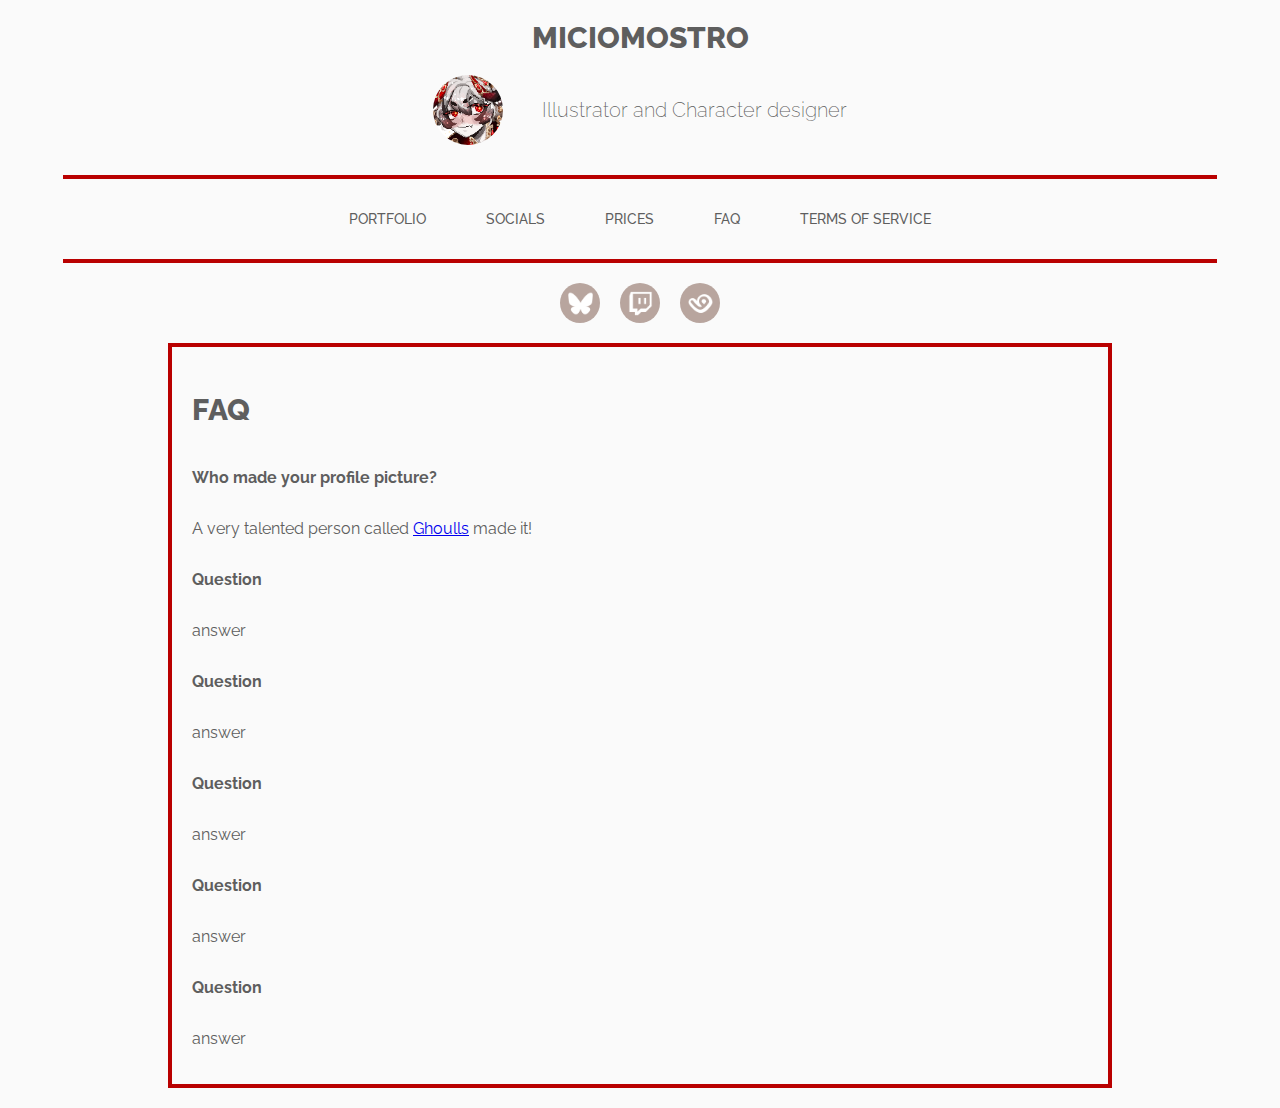
<file: faq.html>
<!DOCTYPE html>
<html lang="en">
<head>
    <meta charset="UTF-8">
    <meta name="viewport" content="width=device-width, initial-scale=1.0">
    <title>Document</title>
    <link rel="icon" href="./images/pfp.png">
    
    <link rel="stylesheet" href="styles.css">
    <script src="script.js" defer></script>
</head>
<body>
    <div class="headerContainer">
        <h1 class="header1">MICIOMOSTRO</h1>
        <div class="headerPFP">
            <img src="./images/pfp.png" alt="" class="pfp">
            <h2 class="header2">Illustrator and Character designer</h2>
        </div>
    </div>
    <div class="navBar">
        <div class="divider"></div>
        <div class="navBarBtns">
            <button class="navBtn" onclick="window.location.href='./portfolio.html';">PORTFOLIO</button>
            <button class="navBtn" onclick="window.location.href='./socials.html';">SOCIALS</button>
            <button class="navBtn" onclick="window.location.href='./prices.html';">PRICES</button>
            <button class="navBtn" onclick="window.location.href='./faq.html';">FAQ</button>
            <button class="navBtn" onclick="window.location.href='./tos.html';">TERMS OF SERVICE</button>
        </div>
        <div class="divider"></div>
        <div class="socialBtns">
            <div class="socialBtn" onclick="openLink('https://bsky.app/profile/miciomostro.bsky.social')">
                <img src="./images/bsky.png" alt="" class="socialImg">
            </div>
            <div class="socialBtn" onclick="openLink('https://www.twitch.tv/miciomostro')">
                <img src="./images/twitch.png" alt="" class="socialImg">
            </div>
            <div class="socialBtn" onclick="openLink('https://vgen.co/Miciomostro')">
                <img src="./images/vgen.png" alt="" class="socialImg">
            </div> 
        </div>
    </div>
    <div class="contentContainer">
        <div class="infoContainer">
        <h2 class="header1">FAQ</h2>
            <p><strong>Who made your profile picture?</strong></p>
            <p>A very talented person called <a href="https://bsky.app/profile/ghoullls.bsky.social">Ghoulls</a> made it!</p>
            <p><strong>Question</strong></p>
            <p>answer</p>
            <p><strong>Question</strong></p>
            <p>answer</p>
            <p><strong>Question</strong></p>
            <p>answer</p>
            <p><strong>Question</strong></p>
            <p>answer</p>
            <p><strong>Question</strong></p>
            <p>answer</p>
        </div>

    </div>
</body>
</html>
</file>
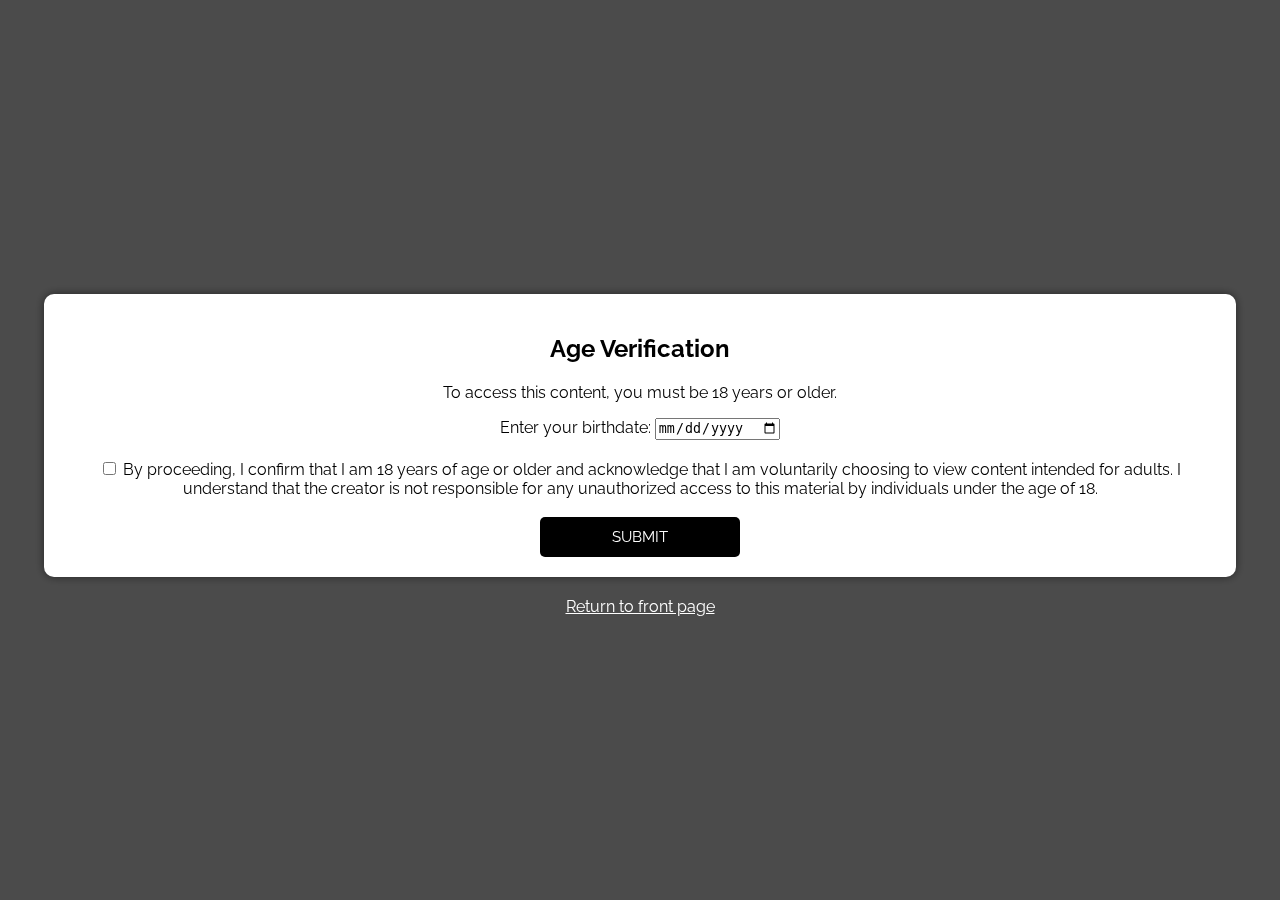
<file: nsfw.html>
<!DOCTYPE html>
<html lang="en">
<head>
    <meta charset="UTF-8">
    <meta name="viewport" content="width=device-width, initial-scale=1.0">
    <title>Document</title>
    <link rel="icon" href="./images/pfp.png">
    
    <link rel="stylesheet" href="styles.css">
    <script src="script.js" defer></script>
</head>
<body>
    <div id="age-verification-modal" class="modal">
        <div class="modal-content">
            <h2>Age Verification</h2>
            <p>To access this content, you must be 18 years or older.</p>
            <form id="age-verification-form">
                <label for="birthdate">Enter your birthdate:</label>
                <input type="date" id="birthdate" required>
                <br><br>
                <label for="terms">
                    <input type="checkbox" id="terms" required>
                    By proceeding, I confirm that I am 18 years of age or older and acknowledge that I am voluntarily choosing to view content intended for adults. I understand that the creator is not responsible for any unauthorized access to this material by individuals under the age of 18.                </label>
                <br><br>
                <button type="submit" class="submitBtn">SUBMIT</button>
            </form>
            <p id="error-message" style="color: red; display: none;">You must be 18 or older to access this content.</p>
        </div>
        <a href="index.html" class="returnHome">Return to front page</a>

    </div>
<div id="mainContent">
    <div class="headerContainer">
        <h1 class="header1">MICIOMOSTRO</h1>
        <div class="headerPFP">
            <img src="./images/pfp.png" alt="" class="pfp">
            <h2 class="header2">Illustrator and Character designer</h2>
        </div>
        <img src="./images/home.png" alt="homeButton" class="homeBtn" onclick="window.location.href='./index.html';">
    </div>
    <div class="navBar">
        <div class="divider"></div>
        <div class="navBarBtns">
            <button class="navBtn" onclick="window.location.href='./portfolio.html';"> BACK TO PORTFOLIO</button>
        </div>
        <div class="divider"></div>
        <div class="socialBtns">
            <div class="socialBtn" onclick="openLink('https://bsky.app/profile/miciomostro.bsky.social')">
                <img src="./images/bsky.png" alt="" class="socialImg">
            </div>
            <div class="socialBtn" onclick="openLink('https://www.twitch.tv/miciomostro')">
                <img src="./images/twitch.png" alt="" class="socialImg">
            </div>
            <div class="socialBtn" onclick="openLink('https://vgen.co/Miciomostro')">
                <img src="./images/vgen.png" alt="" class="socialImg">
            </div> 
        </div>
    </div>

    <div class="portfolioContainer">
        <div class="portfolio" id="sketches">
            <h1 class="header3">NSFW Sketches</h1>
                <div class="portfolioContent">
                    <img src="./images/portfolio/nsfw/sketch/Miri.jpg" alt="" class="portfolioImg">
                    <img src="./images/portfolio/nsfw/sketch/Opera_senza_titolo.jpg" alt="" class="portfolioImg">
                    <img src="./images/portfolio/nsfw/sketch/Spoopy.jpg" alt="" class="portfolioImg">

                </div>
            <h1 class="header3">NSFW Renders</h1>
                <div class="portfolioContent">
                    <img src="./images/portfolio/nsfw/fullcolor/a0a69dde_original.jpg" alt="" class="portfolioImg">
                    <img src="./images/portfolio/nsfw/fullcolor/aabacd05_original.jpg" alt="" class="portfolioImg">
                    <img src="./images/portfolio/nsfw/fullcolor/bafkreifdgvak3qysfvbbiiiiz62xvmcvvovha6di6wjo45gjqrbwjjwgwu.jpg" alt="" class="portfolioImg">
                    <img src="./images/portfolio/nsfw/fullcolor/bafkreifqgbrci4y2h5ylinpw3lulkujugvibmwvgsikmooit3nskltzlsy.jpg" alt="" class="portfolioImg">
                    <img src="./images/portfolio/nsfw/fullcolor/bf807f08_original.jpg" alt="" class="portfolioImg">
                    <img src="./images/portfolio/nsfw/fullcolor/GRoKKXUXkAAotlL.jpg" alt="" class="portfolioImg">
                    <img src="./images/portfolio/nsfw/fullcolor/Mikupsd_2.jpg" alt="" class="portfolioImg">
                    <img src="./images/portfolio/nsfw/fullcolor/Wrenmoo.jpg" alt="" class="portfolioImg">
                    <img src="./images/portfolio/nsfw/fullcolor/YCH01.jpg" alt="" class="portfolioImg">
                </div>
        </div>
    </div>
</div>
    
    
</body>
</html>
</file>
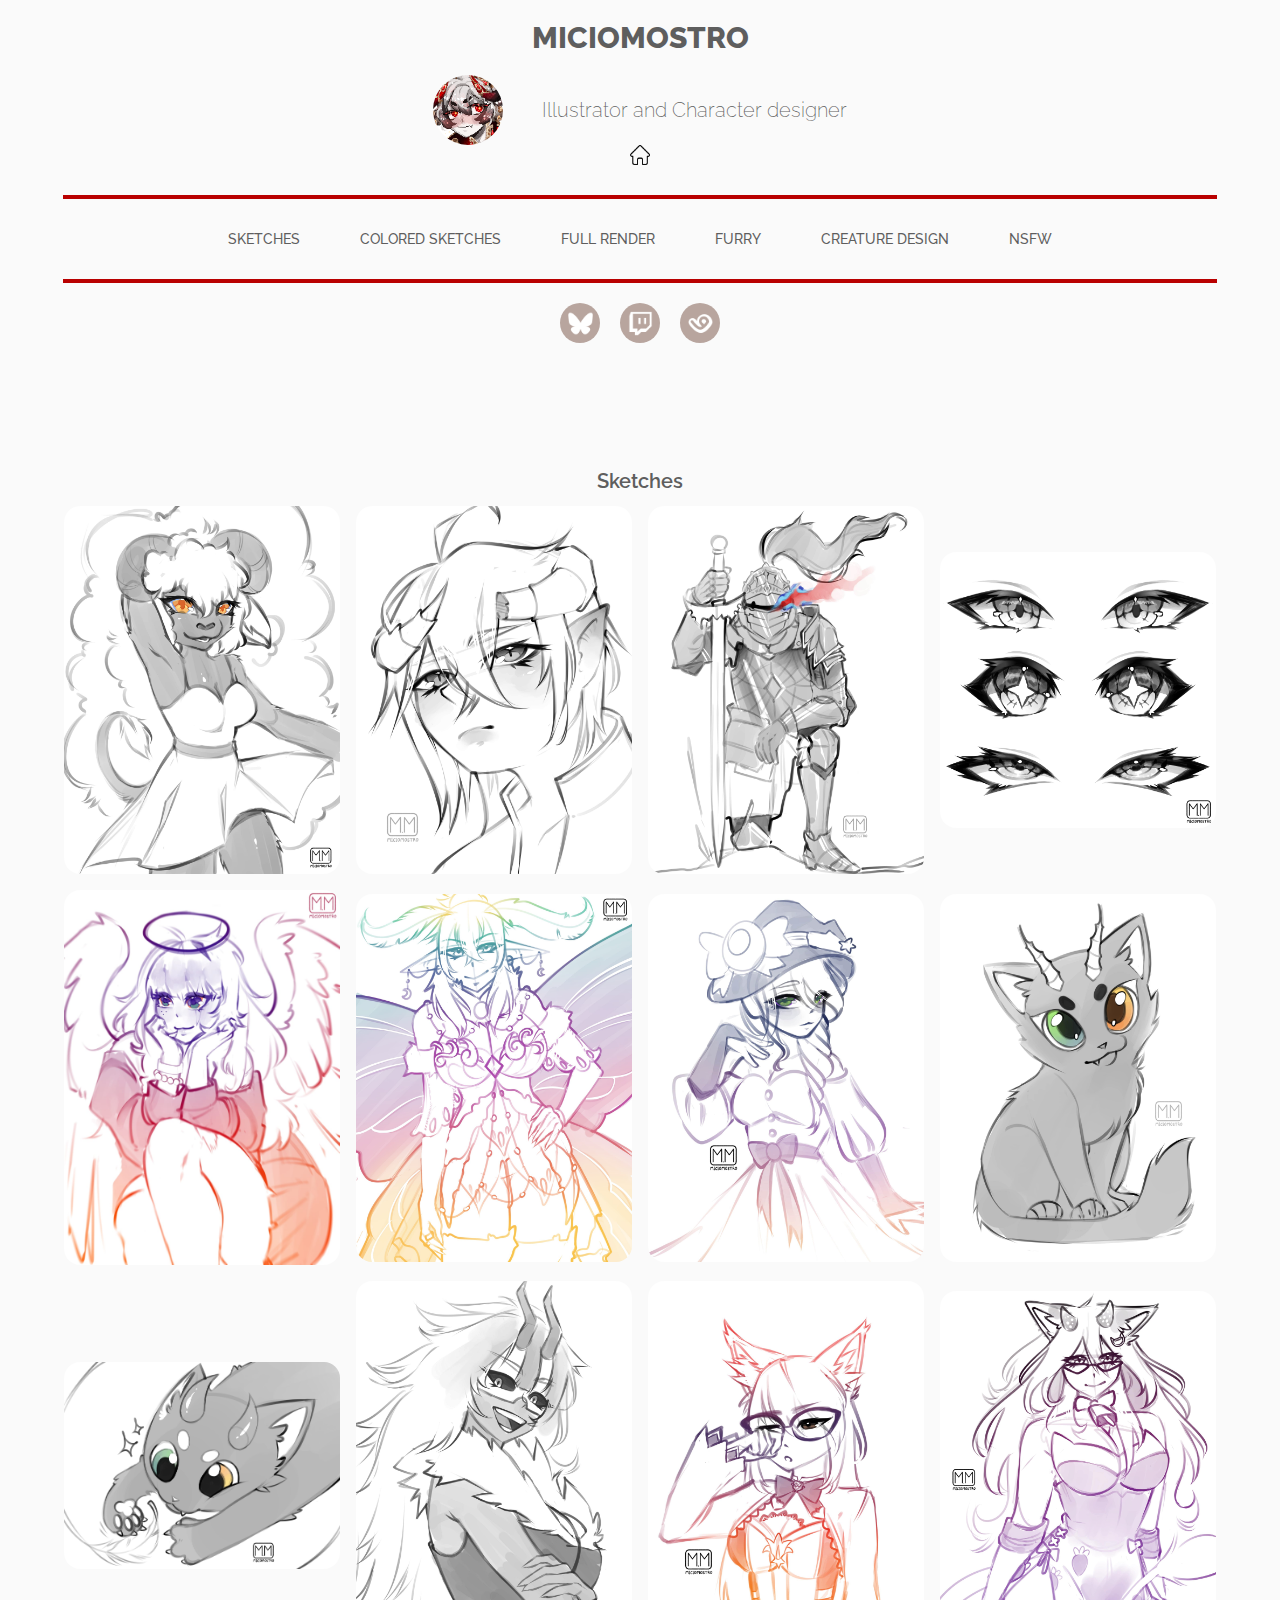
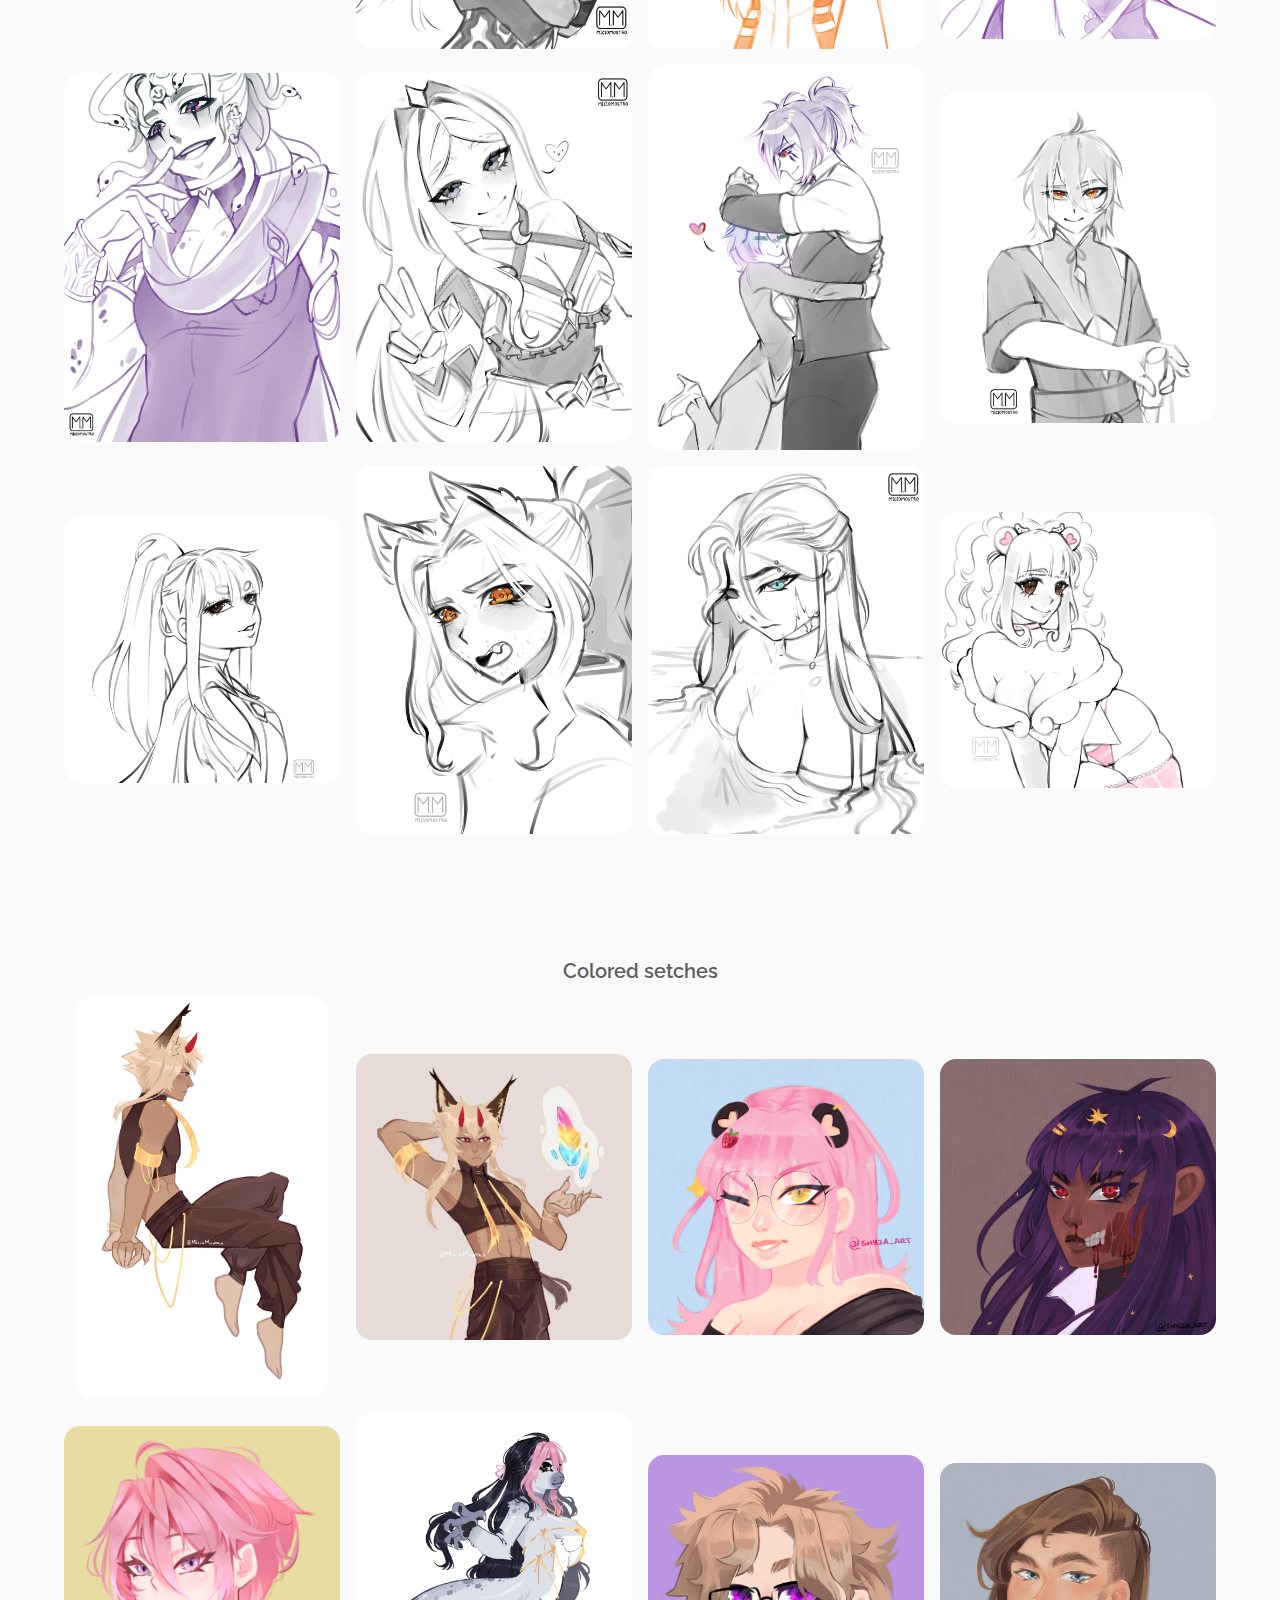
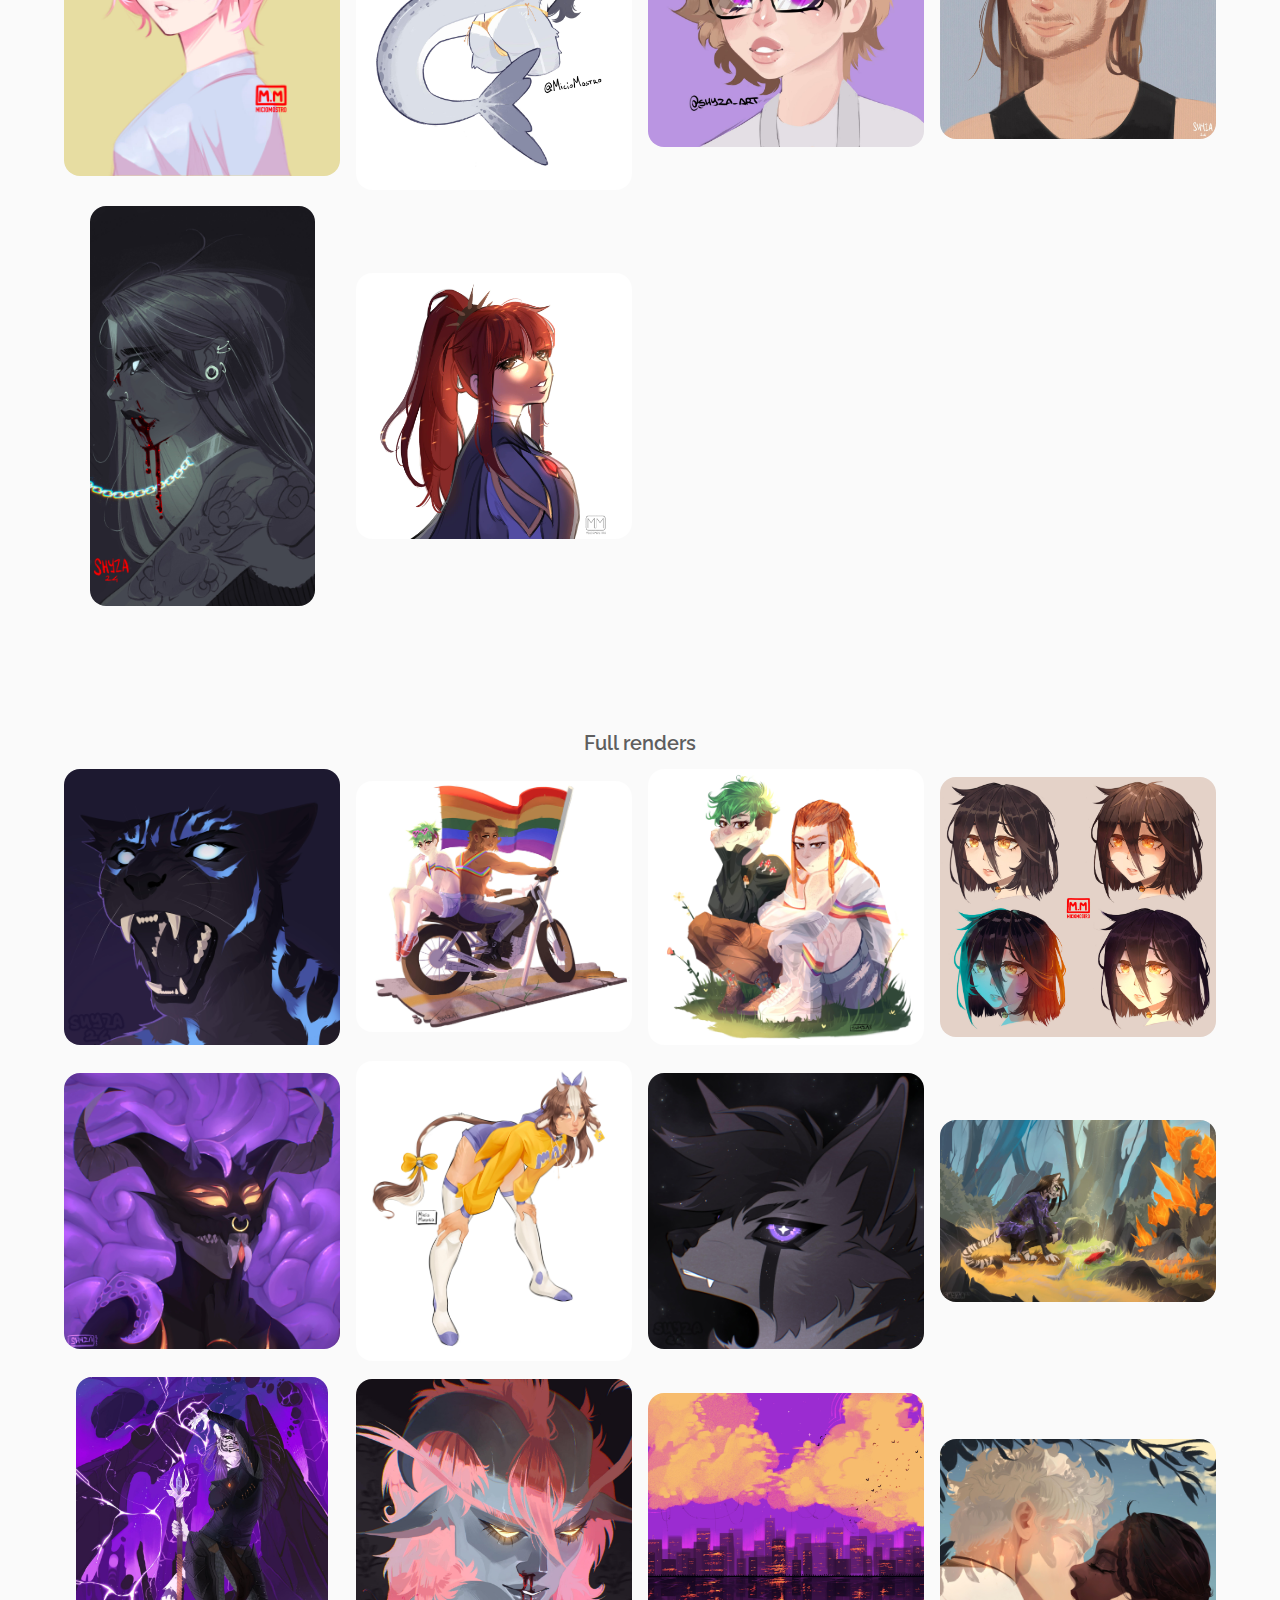
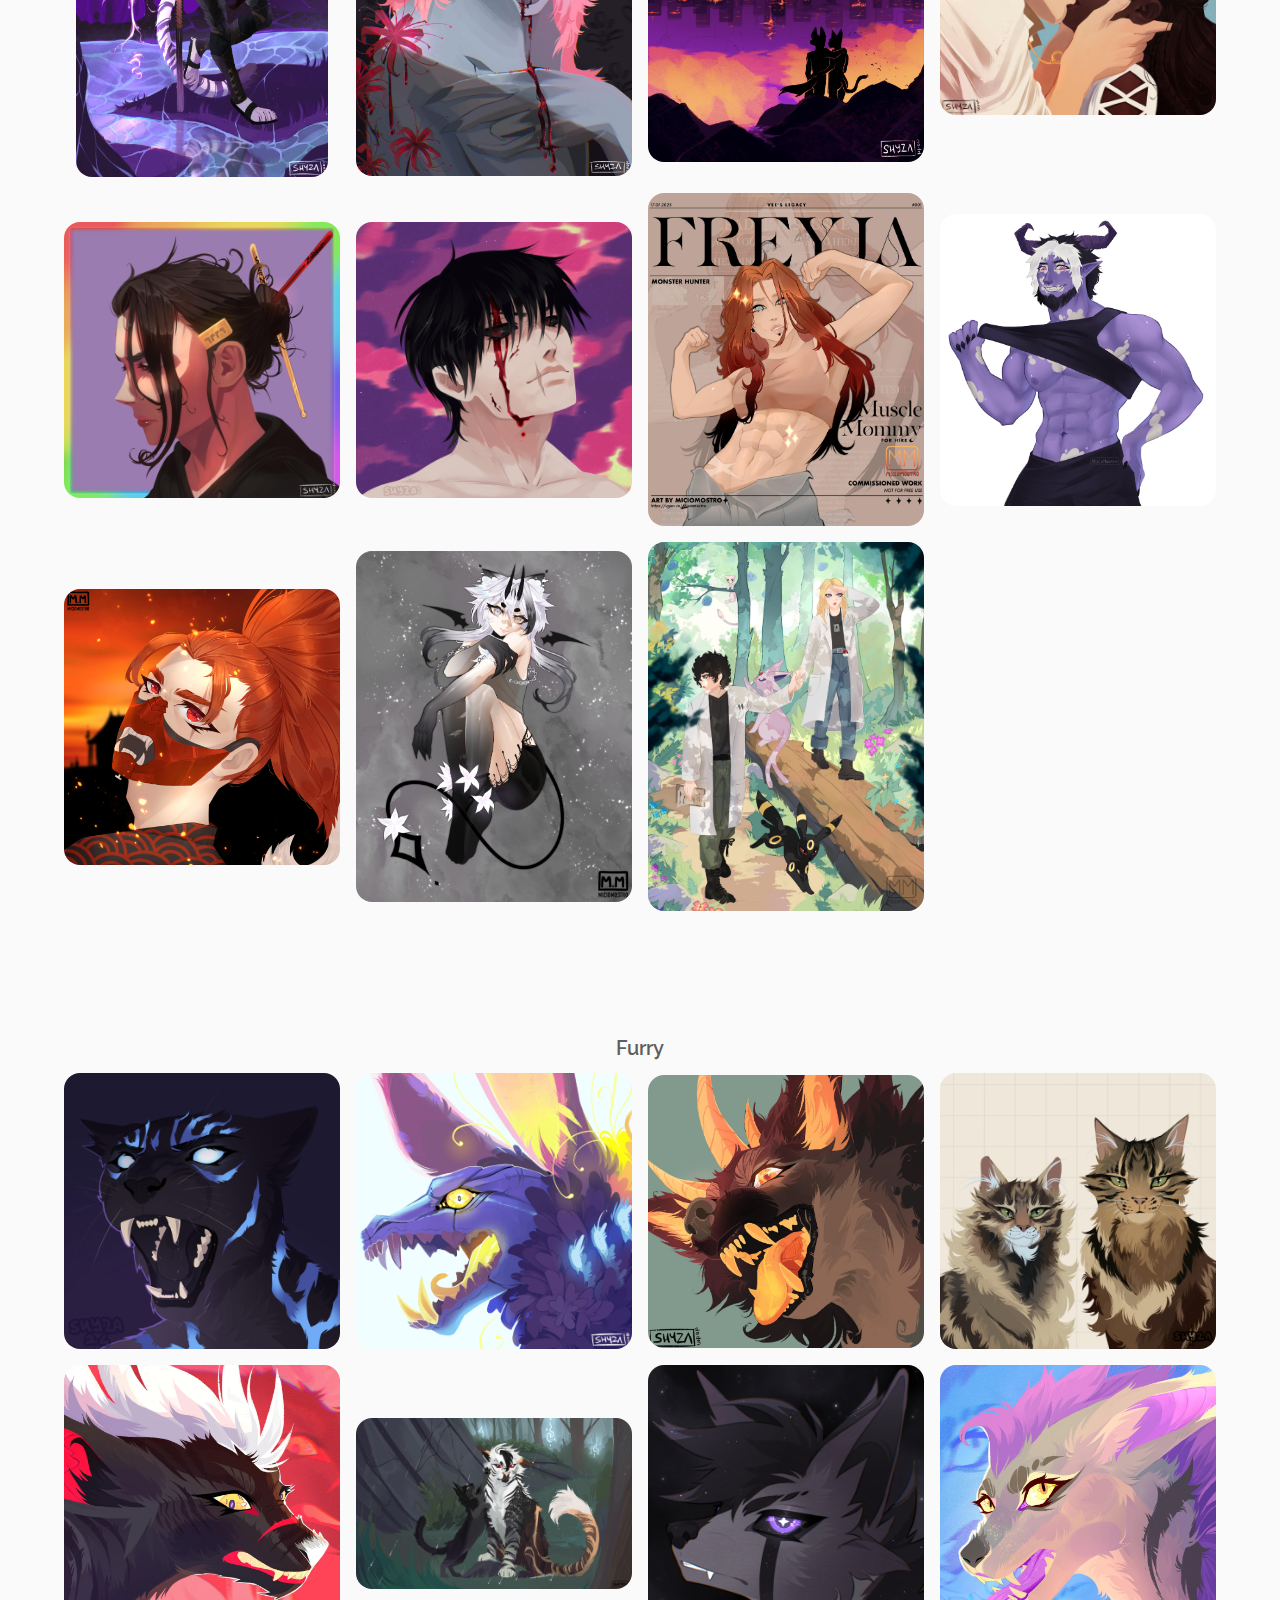
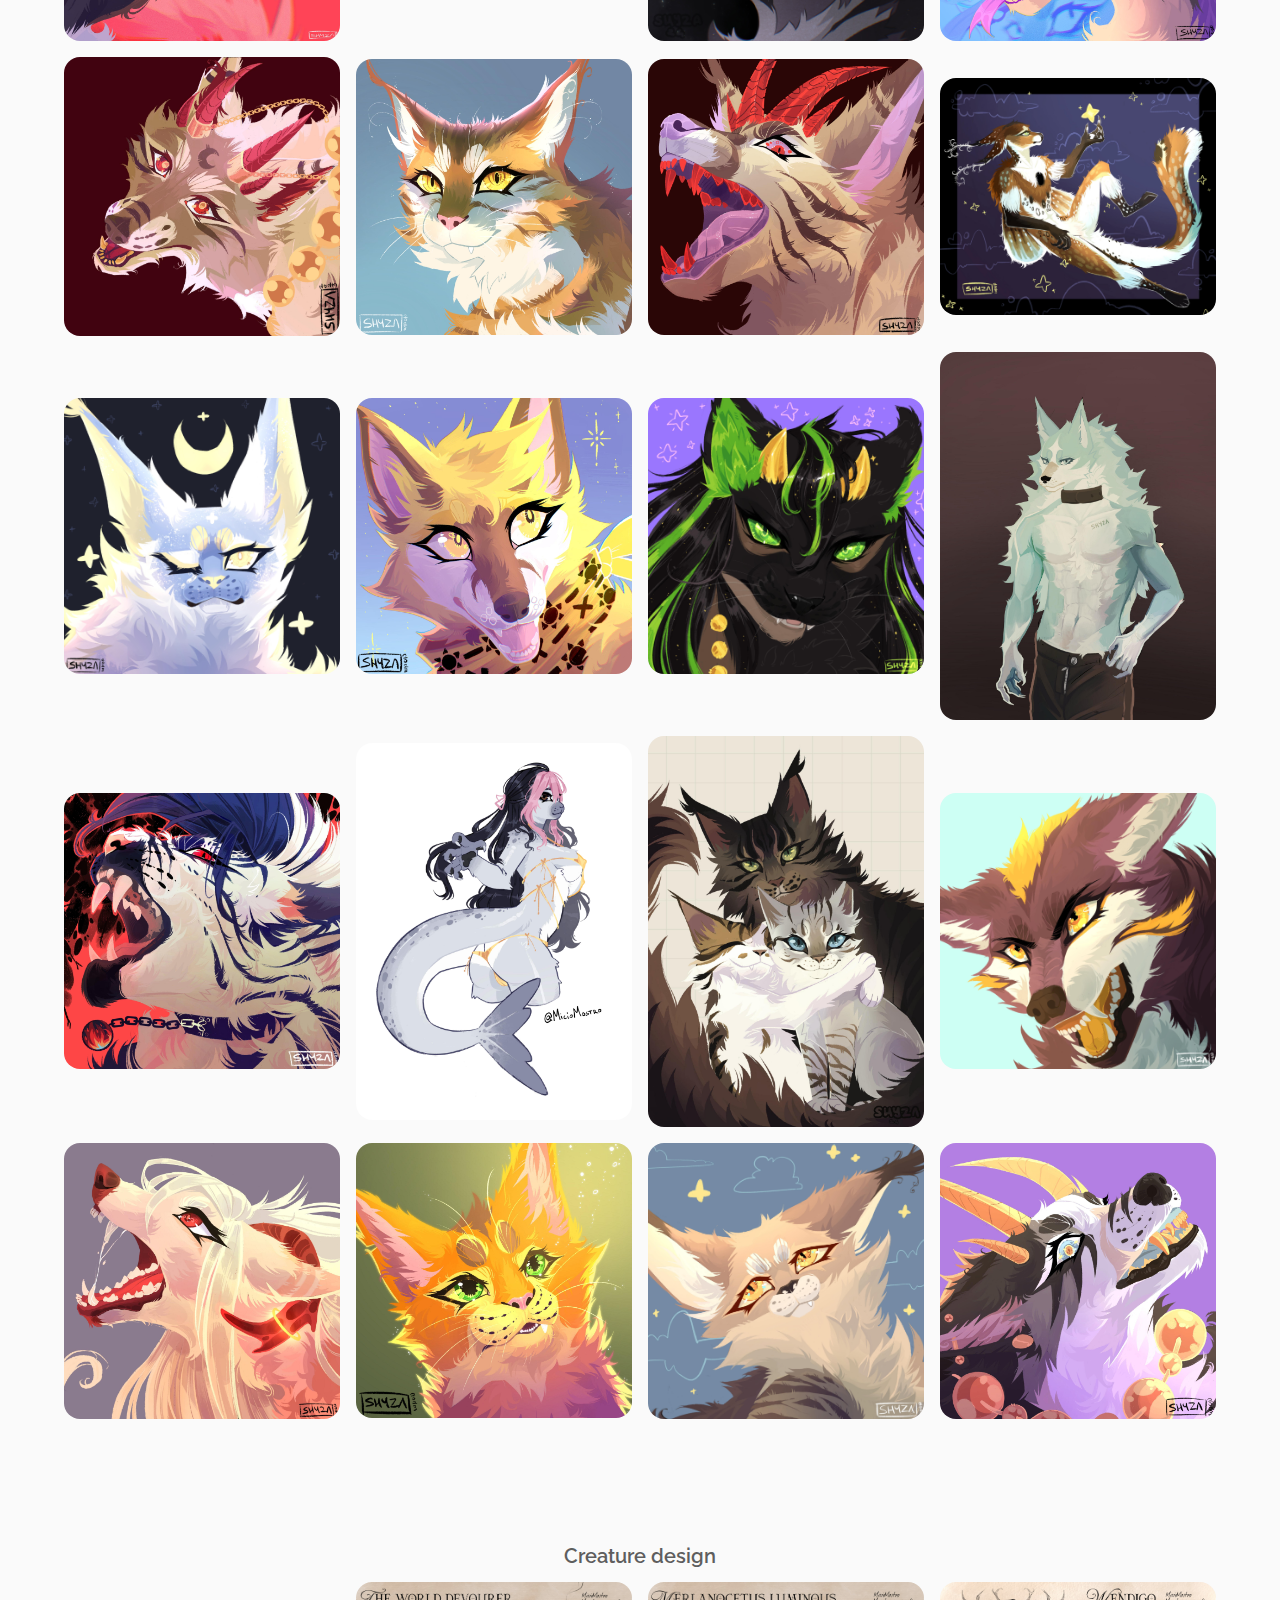
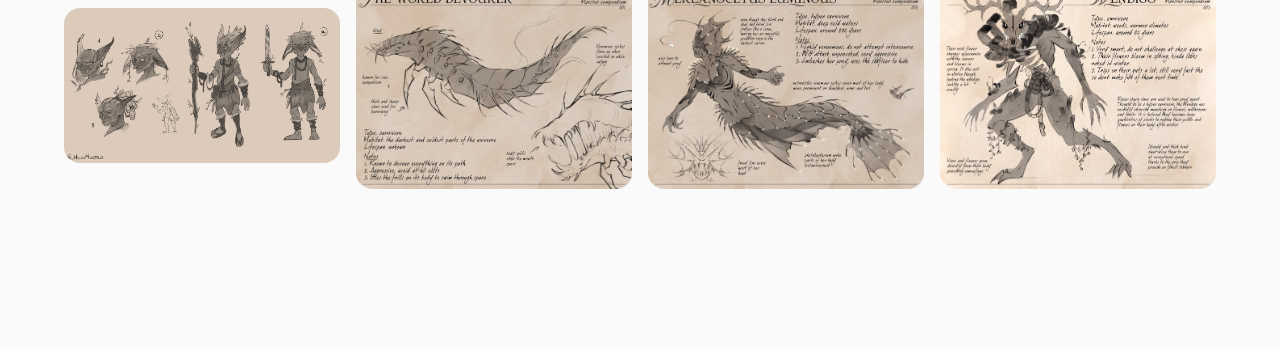
<file: portfolio.html>
<!DOCTYPE html>
<html lang="en">
<head>
    <meta charset="UTF-8">
    <meta name="viewport" content="width=device-width, initial-scale=1.0">
    <title>Document</title>
    <link rel="icon" href="./images/pfp.png">
    
    <link rel="stylesheet" href="styles.css">
    <script src="script.js" defer></script>
</head>
<body>
    <div class="headerContainer">
        <h1 class="header1">MICIOMOSTRO</h1>
        <div class="headerPFP">
            <img src="./images/pfp.png" alt="" class="pfp">
            <h2 class="header2">Illustrator and Character designer</h2>
        </div>
        <img src="./images/home.png" alt="homeButton" class="homeBtn" onclick="window.location.href='./index.html';">
    </div>
    <div class="navBar">
        <div class="divider"></div>
        <div class="navBarBtns">
            <button class="categoryBtn" onclick="navigateTo('sketches')">SKETCHES</button>
            <button class="categoryBtn" onclick="navigateTo('coloredSketches')"> COLORED SKETCHES</button>
            <button class="categoryBtn" onclick="navigateTo('fullRender')">FULL RENDER</button>
            <button class="categoryBtn" onclick="navigateTo('furry')">FURRY</button>
            <button class="categoryBtn" onclick="navigateTo('creatureDesign')">CREATURE DESIGN</button>
            <button class="categoryBtn" onclick="window.location.href='./nsfw.html';">NSFW</button>
        </div>
        <div class="divider"></div>
        <div class="socialBtns">
            <div class="socialBtn" onclick="openLink('https://bsky.app/profile/miciomostro.bsky.social')">
                <img src="./images/bsky.png" alt="" class="socialImg">
            </div>
            <div class="socialBtn" onclick="openLink('https://www.twitch.tv/miciomostro')">
                <img src="./images/twitch.png" alt="" class="socialImg">
            </div>
            <div class="socialBtn" onclick="openLink('https://vgen.co/Miciomostro')">
                <img src="./images/vgen.png" alt="" class="socialImg">
            </div> 
        </div>
    </div>

    <div class="portfolioContainer">
        <div class="portfolio" id="sketches">
            <h1 class="header3">Sketches</h1>
                <div class="portfolioContent">
                <img src="./images/portfolio/sketch/Alexamiha.jpg" alt="" class="portfolioImg">
                <img src="./images/portfolio/sketch/Arth 2.jpg" alt="" class="portfolioImg">
                <img src="./images/portfolio/sketch/Arth.jpg" alt="" class="portfolioImg">
                <img src="./images/portfolio/sketch/Eye study.jpg" alt="" class="portfolioImg">
                <img src="./images/portfolio/sketch/Floral.jpg" alt="" class="portfolioImg">
                <img src="./images/portfolio/sketch/Luna.jpg" alt="" class="portfolioImg">
                <img src="./images/portfolio/sketch/Mahoutsukai rin.jpg" alt="" class="portfolioImg">
                <img src="./images/portfolio/sketch/Melta sensei 2.jpg" alt="" class="portfolioImg">
                <img src="./images/portfolio/sketch/Melta sensei.jpg" alt="" class="portfolioImg">
                <img src="./images/portfolio/sketch/Mina 2.jpg" alt="" class="portfolioImg">
                <img src="./images/portfolio/sketch/Nekodiva.jpg" alt="" class="portfolioImg">
                <img src="./images/portfolio/sketch/Penny.jpg" alt="" class="portfolioImg">
                <img src="./images/portfolio/sketch/Shiokishi.jpg" alt="" class="portfolioImg">
                <img src="./images/portfolio/sketch/Silver.jpg" alt="" class="portfolioImg">
                <img src="./images/portfolio/sketch/Solbane 2.jpg" alt="" class="portfolioImg">
                <img src="./images/portfolio/sketch/Solbane.jpg" alt="" class="portfolioImg">
                <img src="./images/portfolio/sketch/Starch_theodorabnw.jpg" alt="" class="portfolioImg">
                <img src="./images/portfolio/sketch/Sulsas.jpg" alt="" class="portfolioImg">
                <img src="./images/portfolio/sketch/Vee.jpg" alt="" class="portfolioImg">
                <img src="./images/portfolio/sketch/Zali.jpg" alt="" class="portfolioImg">
                </div>
            </div>
        <div class="portfolio" id="coloredSketches">
            <h1 class="header3">Colored setches</h1>
                <div class="portfolioContent">
                <img src="./images/portfolio/sketchcolor/0936d0fc_original.jpg" alt="" class="portfolioImg">
                <img src="./images/portfolio/sketchcolor/1f8f0bf6_original.jpg" alt="" class="portfolioImg">
                <img src="./images/portfolio/sketchcolor/41ee4ea5_original.jpg" alt="" class="portfolioImg">
                <img src="./images/portfolio/sketchcolor/4246c23b_original.jpg" alt="" class="portfolioImg">
                <img src="./images/portfolio/sketchcolor/4309e39a_original.jpg" alt="" class="portfolioImg">
                <img src="./images/portfolio/sketchcolor/a715100a_original.jpg" alt="" class="portfolioImg">
                <img src="./images/portfolio/sketchcolor/c47439a2_original.jpg" alt="" class="portfolioImg">
                <img src="./images/portfolio/sketchcolor/d05caa3b_original.jpg" alt="" class="portfolioImg">
                <img src="./images/portfolio/sketchcolor/GQG5dqvWsAAeeU6.jpg" alt="" class="portfolioImg">
                <img src="./images/portfolio/sketchcolor/Starch2.jpg" alt="" class="portfolioImg">
                </div>
        </div>
        <div class="portfolio" id="fullRender">
            <h1 class="header3">Full renders</h1>
                <div class="portfolioContent">
                <img src="./images/portfolio/fullcolor/0a625cca_original.jpg" alt="" class="portfolioImg">
                <img src="./images/portfolio/fullcolor/12f07985_original.jpg" alt="" class="portfolioImg">
                <img src="./images/portfolio/fullcolor/1fb6aec6_original.jpg" alt="" class="portfolioImg">
                <img src="./images/portfolio/fullcolor/2a8cf784_original.jpg" alt="" class="portfolioImg">
                <img src="./images/portfolio/fullcolor/3c9f6e6b_original.jpg" alt="" class="portfolioImg">
                <img src="./images/portfolio/fullcolor/4fdf7dbf_original.jpg" alt="" class="portfolioImg">
                <img src="./images/portfolio/fullcolor/50033731_original.jpg" alt="" class="portfolioImg">
                <img src="./images/portfolio/fullcolor/5849f8d2_original.jpg" alt="" class="portfolioImg">
                <img src="./images/portfolio/fullcolor/6c4c4112_original.jpg" alt="" class="portfolioImg">
                <img src="./images/portfolio/fullcolor/8d3ddedb_original.jpg" alt="" class="portfolioImg">
                <img src="./images/portfolio/fullcolor/bf416a4b_original.jpg" alt="" class="portfolioImg">
                <img src="./images/portfolio/fullcolor/cb5eebd6_original.jpg" alt="" class="portfolioImg">
                <img src="./images/portfolio/fullcolor/d2df9c5e_original.jpg" alt="" class="portfolioImg">
                <img src="./images/portfolio/fullcolor/ef4af1b0_original.jpg" alt="" class="portfolioImg">
                <img src="./images/portfolio/fullcolor/Experiment001.jpg" alt="" class="portfolioImg">
                <img src="./images/portfolio/fullcolor/GQ7xkjkWAAAM35t.jpg" alt="" class="portfolioImg">
                <img src="./images/portfolio/fullcolor/GU3MhHLWQAAyxU_.jpg" alt="" class="portfolioImg">
                <img src="./images/portfolio/fullcolor/GWZPC0SWAAImnm8.jpg" alt="" class="portfolioImg">
                <img src="./images/portfolio/fullcolor/Mew.jpg" alt="" class="portfolioImg">
                </div>
        </div>
        <div class="portfolio" id="furry">
            <h1 class="header3">Furry</h1>
                <div class="portfolioContent">
                <img src="./images/portfolio/furry/0a625cca_original.jpg" alt="" class="portfolioImg">
                <img src="./images/portfolio/furry/16ea7221_original.jpg" alt="" class="portfolioImg">
                <img src="./images/portfolio/furry/19c077cf_original.jpg" alt="" class="portfolioImg">
                <img src="./images/portfolio/furry/1cc060c8_original.jpg" alt="" class="portfolioImg">
                <img src="./images/portfolio/furry/21f365f3_original.jpg" alt="" class="portfolioImg">
                <img src="./images/portfolio/furry/494f745a_original.jpg" alt="" class="portfolioImg">
                <img src="./images/portfolio/furry/50033731_original.jpg" alt="" class="portfolioImg">
                <img src="./images/portfolio/furry/5023deeb_original.jpg" alt="" class="portfolioImg">
                <img src="./images/portfolio/furry/5437db11_original.jpg" alt="" class="portfolioImg">
                <img src="./images/portfolio/furry/83bd7429_original.jpg" alt="" class="portfolioImg">
                <img src="./images/portfolio/furry/84c0501b_original.jpg" alt="" class="portfolioImg">
                <img src="./images/portfolio/furry/867faf98_original.jpg" alt="" class="portfolioImg">
                <img src="./images/portfolio/furry/910004a5_original.jpg" alt="" class="portfolioImg">
                <img src="./images/portfolio/furry/94590162_original.jpg" alt="" class="portfolioImg">
                <img src="./images/portfolio/furry/9760bf85_original.jpg" alt="" class="portfolioImg">
                <img src="./images/portfolio/furry/a6f331ea_original.jpg" alt="" class="portfolioImg">
                <img src="./images/portfolio/furry/ae48e420_original.jpg" alt="" class="portfolioImg">
                <img src="./images/portfolio/furry/a715100a_original.jpg" alt="" class="portfolioImg">
                <img src="./images/portfolio/furry/d9b3c60c_original.jpg" alt="" class="portfolioImg">
                <img src="./images/portfolio/furry/dc66e999_original.jpg" alt="" class="portfolioImg">
                <img src="./images/portfolio/furry/e94c72e6_original.jpg" alt="" class="portfolioImg">
                <img src="./images/portfolio/furry/eeec0aea_original.jpg" alt="" class="portfolioImg">
                <img src="./images/portfolio/furry/f9aba75b_original.jpg" alt="" class="portfolioImg">
                <img src="./images/portfolio/furry/fbe945ae_original.jpg" alt="" class="portfolioImg">
                </div>
        </div>
        
        <div class="portfolio" id="creatureDesign">
            <h1 class="header3">Creature design</h1>
                <div class="portfolioContent">
                <img src="./images/portfolio/creaturedesign/bafkreicxmuuz5ucepbhvbqeirdr7tshv5gdx5zjfvcvf6msb2gprgs2uiu.jpg" alt="" class="portfolioImg">
                <img src="./images/portfolio/creaturedesign/MC001.jpg" alt="" class="portfolioImg">
                <img src="./images/portfolio/creaturedesign/MC002_mer.jpg" alt="" class="portfolioImg">
                <img src="./images/portfolio/creaturedesign/Wendigo.jpg" alt="" class="portfolioImg">
                </div>
        </div>
    </div>
    
</body>
</html>
</file>
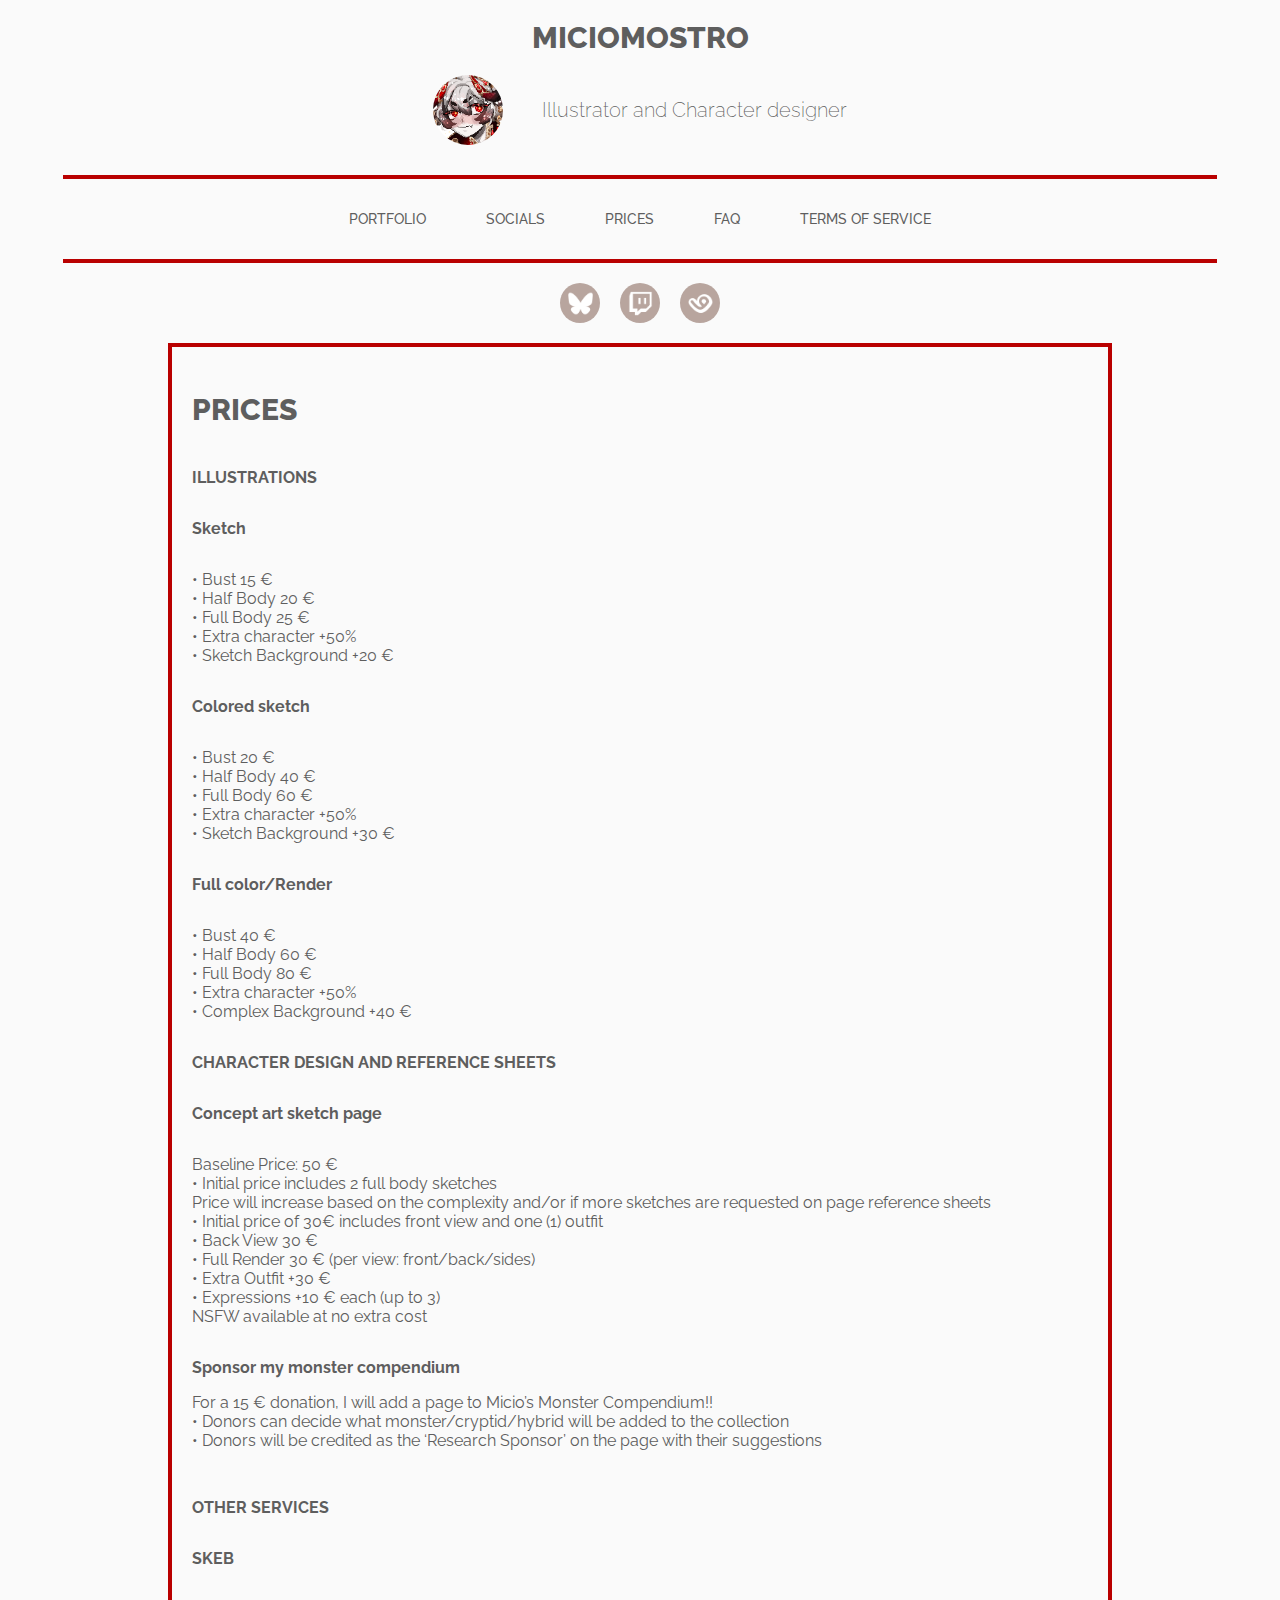
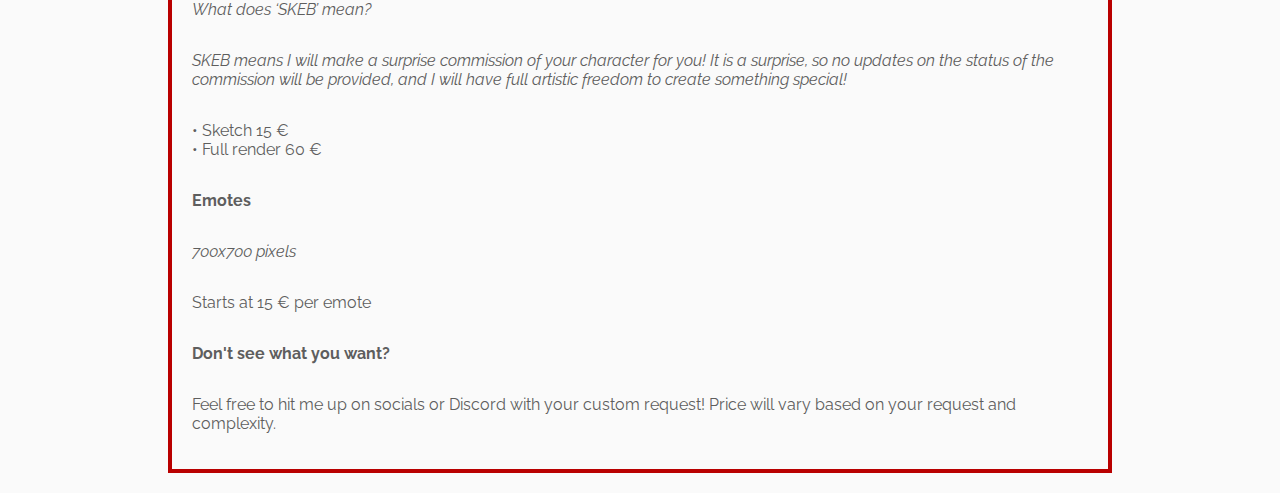
<file: prices.html>
<!DOCTYPE html>
<html lang="en">
<head>
    <meta charset="UTF-8">
    <meta name="viewport" content="width=device-width, initial-scale=1.0">
    <title>Document</title>
    <link rel="icon" href="./images/pfp.png">

    <link rel="stylesheet" href="styles.css">
    <script src="script.js" defer></script>
</head>
<body>
    <div class="headerContainer">
        <h1 class="header1">MICIOMOSTRO</h1>
        <div class="headerPFP">
            <img src="./images/pfp.png" alt="" class="pfp">
            <h2 class="header2">Illustrator and Character designer</h2>
        </div>
    </div>
    <div class="navBar">
        <div class="divider"></div>
        <div class="navBarBtns">
            <button class="navBtn" onclick="window.location.href='./portfolio.html';">PORTFOLIO</button>
            <button class="navBtn" onclick="window.location.href='./socials.html';">SOCIALS</button>
            <button class="navBtn" onclick="window.location.href='./prices.html';">PRICES</button>
            <button class="navBtn" onclick="window.location.href='./faq.html';">FAQ</button>
            <button class="navBtn" onclick="window.location.href='./tos.html';">TERMS OF SERVICE</button>
        </div>
        <div class="divider"></div>
        <div class="socialBtns">
            <div class="socialBtn" onclick="openLink('https://bsky.app/profile/miciomostro.bsky.social')">
                <img src="./images/bsky.png" alt="" class="socialImg">
            </div>
            <div class="socialBtn" onclick="openLink('https://www.twitch.tv/miciomostro')">
                <img src="./images/twitch.png" alt="" class="socialImg">
            </div>
            <div class="socialBtn" onclick="openLink('https://vgen.co/Miciomostro')">
                <img src="./images/vgen.png" alt="" class="socialImg">
            </div> 
        </div>
    </div>
    <div class="contentContainer">
        <div class="infoContainer">
            <h2 class="header1">PRICES</h2>
        <p><strong>ILLUSTRATIONS</strong></p>

        <p><strong>Sketch</strong></p>
        <p>• Bust 15 €<br>
        • Half Body 20 €<br>
        • Full Body 25 €<br>
        • Extra character +50%<br>
        • Sketch Background +20 €</p>

        <p><strong>Colored sketch</strong></p>
        <p>• Bust 20 €<br>
        • Half Body 40 €<br>
        • Full Body 60 €<br>
        • Extra character +50%<br>
        • Sketch Background +30 €</p>
        
        <p><strong>Full color/Render</strong></p>
        <p>• Bust 40 €<br>
        • Half Body 60 €<br>
        • Full Body 80 €<br>
        • Extra character +50% <br>
        • Complex Background +40 €</p>
        
        <p><strong>CHARACTER DESIGN AND REFERENCE SHEETS</strong></p>
        
        
        <p><strong>Concept art sketch page</strong></p>
        <p>Baseline Price: 50 €<br>
        • Initial price includes 2 full body sketches <br>
        Price will increase based on the complexity and/or if more sketches are requested on page reference sheets <br>
        • Initial price of 30€ includes front view and one (1) outfit <br>
        • Back View 30 € <br>
        • Full Render 30 € (per view: front/back/sides) <br>
        • Extra Outfit +30 € <br>
        • Expressions +10 € each (up to 3) <br>
        NSFW available at no extra cost</p>
        <p><strong>Sponsor my monster compendium </strong></p>
        For a 15 € donation, I will add a page to Micio’s Monster Compendium!! <br>
        • Donors can decide what monster/cryptid/hybrid will be added to the collection <br>
        • Donors will be credited as the ‘Research Sponsor’ on the page with their suggestions</p>
        
        <p><strong>OTHER SERVICES</strong></p>
        
        <p><strong>SKEB</strong></p>
        
        <p><em>What does ‘SKEB’ mean?</em></p>
        <p><em>SKEB means I will make a surprise commission of your character for you! It is a surprise, so no updates on the status of the commission will be provided, and I will have full artistic freedom to create something special!</em></p>
        <p>• Sketch 15 €<br>
        • Full render 60 €</p>
        <p><strong>Emotes</strong></p>
        <p><em>700x700 pixels</em></p>
        <p>Starts at 15 € per emote</p>
        <p><strong>Don't see what you want?</strong></p>
        <p>Feel free to hit me up on socials or Discord with your custom request! Price will vary based on your request and complexity.</p>
        
        </div>
    </div>
    </div>
</body>
</html>
</file>
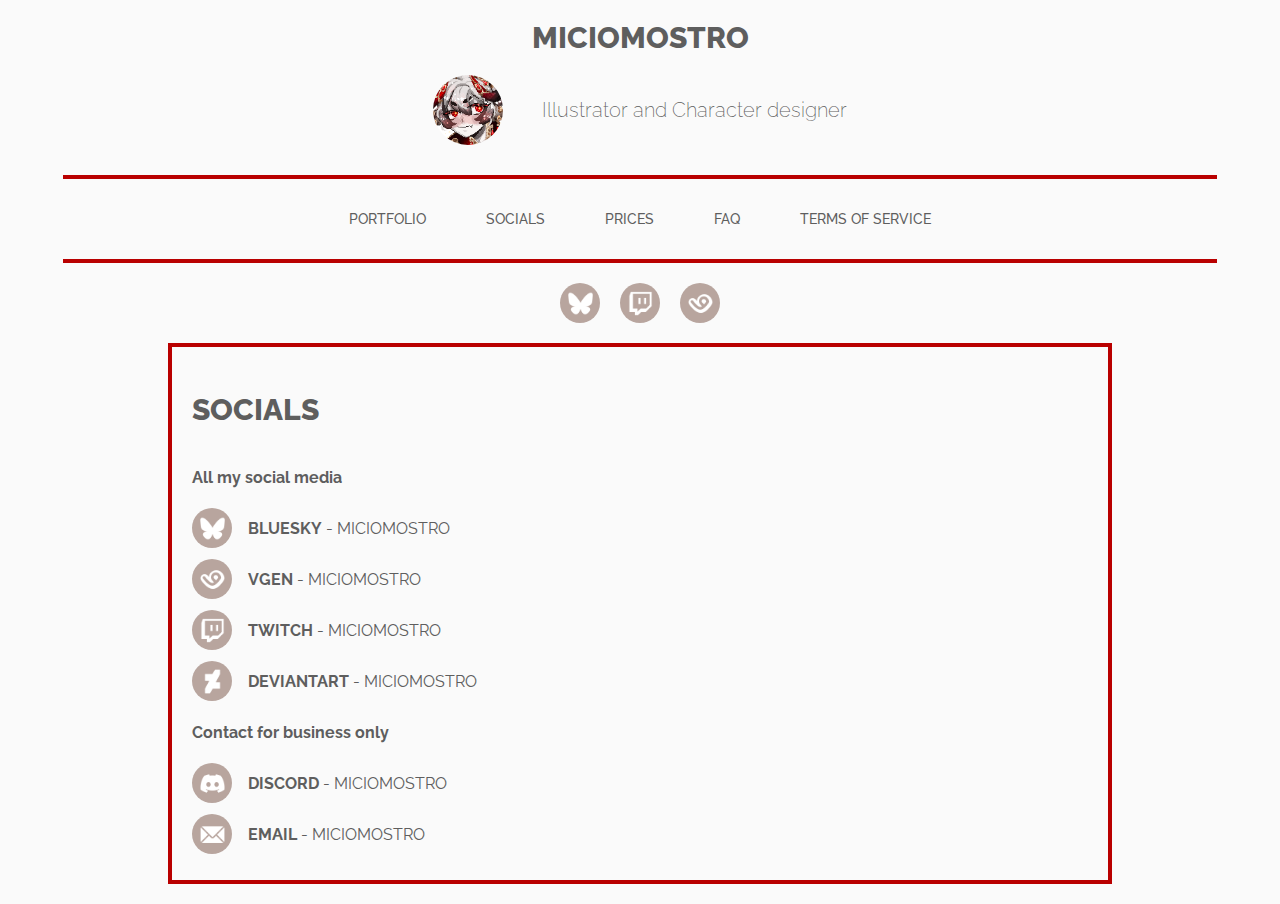
<file: socials.html>
<!DOCTYPE html>
<html lang="en">
<head>
    <meta charset="UTF-8">
    <meta name="viewport" content="width=device-width, initial-scale=1.0">
    <title>Document</title>
    <link rel="icon" href="./images/pfp.png">
    
    <link rel="stylesheet" href="styles.css">
    <script src="script.js" defer></script>
</head>
<body>
    <div class="headerContainer">
        <h1 class="header1">MICIOMOSTRO</h1>
        <div class="headerPFP">
            <img src="./images/pfp.png" alt="" class="pfp">
            <h2 class="header2">Illustrator and Character designer</h2>
        </div>
    </div>
    <div class="navBar">
        <div class="divider"></div>
        <div class="navBarBtns">
            <button class="navBtn" onclick="window.location.href='./portfolio.html';">PORTFOLIO</button>
            <button class="navBtn" onclick="window.location.href='./socials.html';">SOCIALS</button>
            <button class="navBtn" onclick="window.location.href='./prices.html';">PRICES</button>
            <button class="navBtn" onclick="window.location.href='./faq.html';">FAQ</button>
            <button class="navBtn" onclick="window.location.href='./tos.html';">TERMS OF SERVICE</button>
        </div>
        <div class="divider"></div>
        <div class="socialBtns">
            <div class="socialBtn" onclick="openLink('https://bsky.app/profile/miciomostro.bsky.social')">
                <img src="./images/bsky.png" alt="" class="socialImg">
            </div>
            <div class="socialBtn" onclick="openLink('https://www.twitch.tv/miciomostro')">
                <img src="./images/twitch.png" alt="" class="socialImg">
            </div>
            <div class="socialBtn" onclick="openLink('https://vgen.co/Miciomostro')">
                <img src="./images/vgen.png" alt="" class="socialImg">
            </div> 
        </div>
    </div>
    <div class="contentContainer">
        <div class="infoContainer">
        <h2 class="header1">SOCIALS</h2>
            <p><strong>All my social media</strong></p>
            <div class="socialContainer">
                <div class="socialBtn" onclick="openLink('https://bsky.app/profile/miciomostro.bsky.social')">
                    <img src="./images/bsky.png" alt="" class="socialImg">
                </div>
                <p><strong>BLUESKY</strong> - MICIOMOSTRO</p>
            </div>
            <div class="socialContainer">
                <div class="socialBtn" onclick="openLink('https://vgen.co/Miciomostro')">
                    <img src="./images/vgen.png" alt="" class="socialImg">
                </div>
                <p><strong>VGEN</strong> - MICIOMOSTRO</p>
            </div>
            <div class="socialContainer">
                <div class="socialBtn" onclick="openLink('https://www.twitch.tv/miciomostro')">
                    <img src="./images/twitch.png" alt="" class="socialImg">
                </div>
                <p><strong>TWITCH</strong> - MICIOMOSTRO</p>
            </div>
            <div class="socialContainer">
                <div class="socialBtn" onclick="openLink('https://www.deviantart.com/miciomostro')">
                    <img src="./images/deviantart.png" alt="" class="socialImg">
                </div>
                <p><strong>DEVIANTART</strong> - MICIOMOSTRO</p>
            </div>
            <p><strong>Contact for business only</strong></p>
            <div class="socialContainer">
                <div class="socialBtn" onclick="openLink('https://vgen.co/Miciomostro')">
                    <img src="./images/discord.png" alt="" class="socialImg">
                </div>
                <p><strong>DISCORD</strong> - MICIOMOSTRO</p>
            </div>
            <div class="socialContainer">
                <div class="socialBtn" onclick="sendEmail()">
                    <img src="./images/mail.png" alt="" class="socialImg">
                </div>
                <p><strong>EMAIL</strong> - MICIOMOSTRO</p>
            </div>
        </div>

    </div>
</body>
</html>
</file>
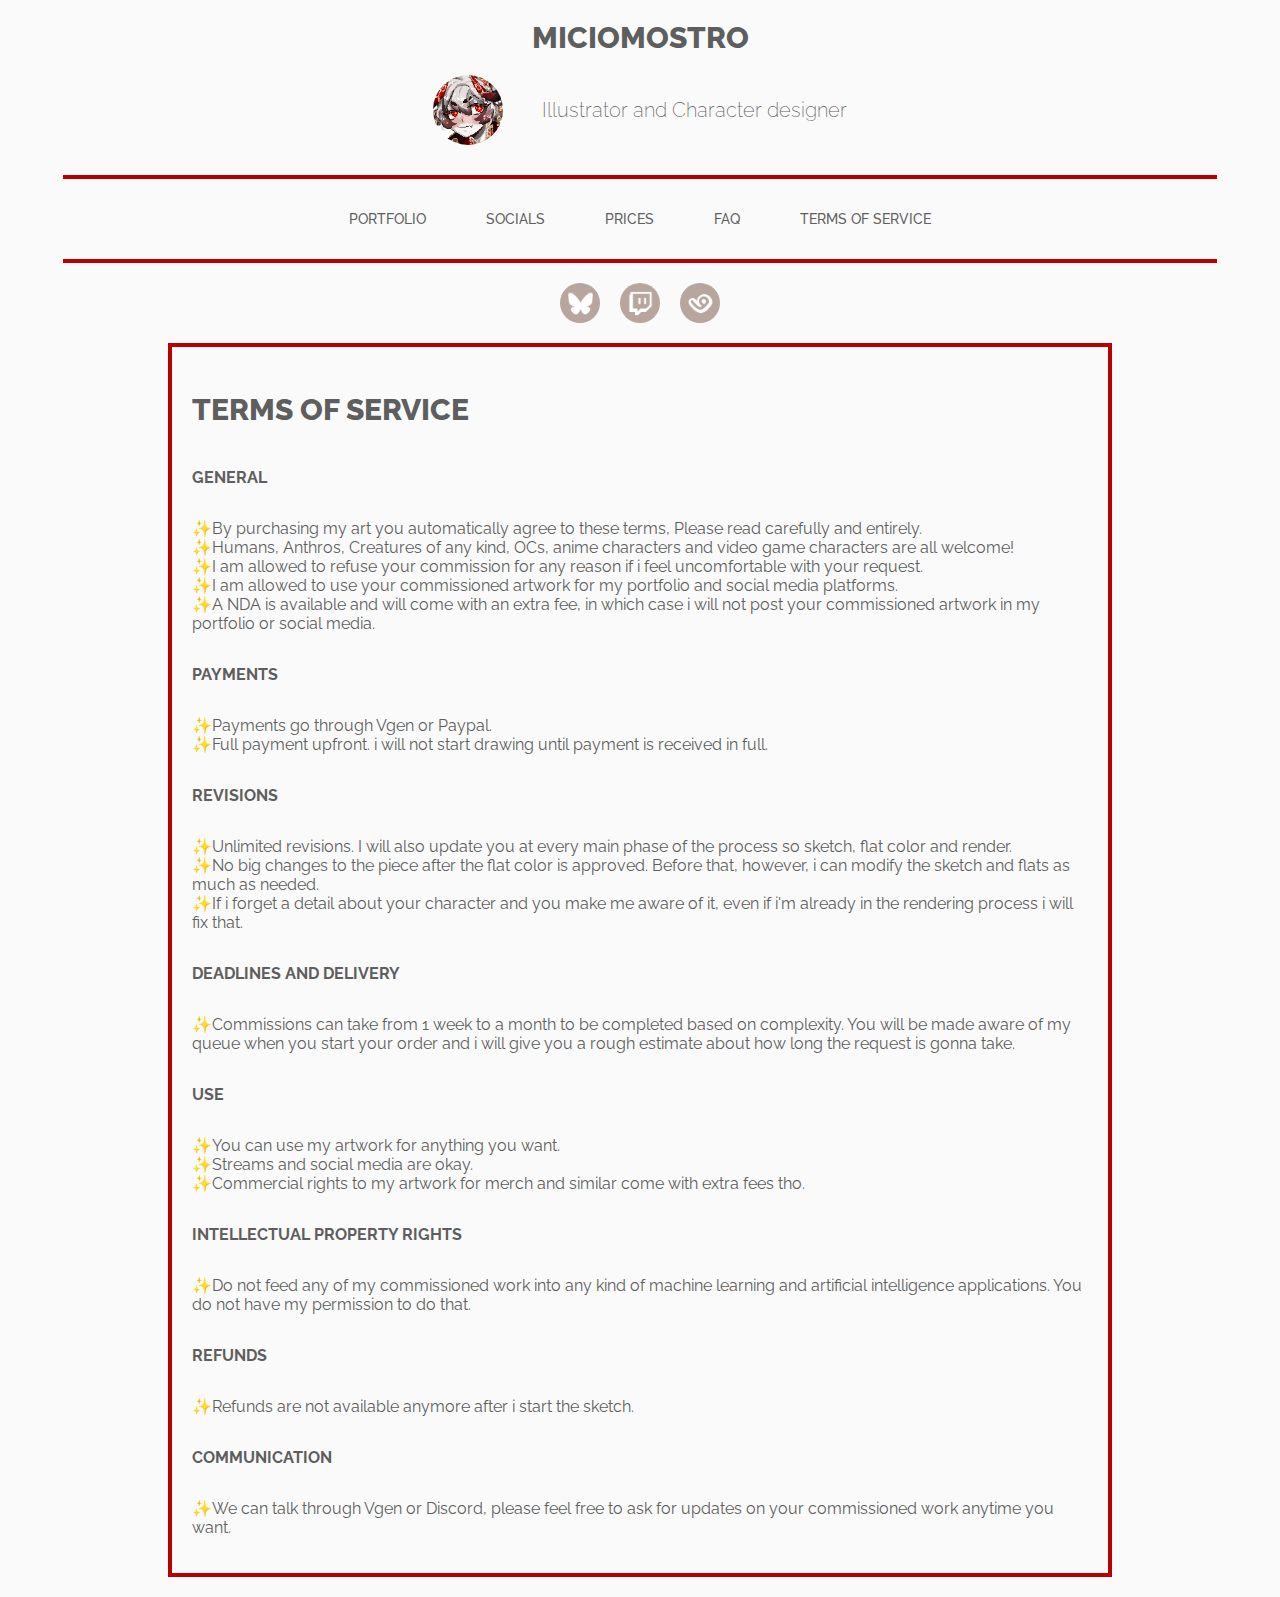
<file: tos.html>
<!DOCTYPE html>
<html lang="en">
<head>
    <meta charset="UTF-8">
    <meta name="viewport" content="width=device-width, initial-scale=1.0">
    <title>Document</title>
    <link rel="icon" href="./images/pfp.png">
    
    <link rel="stylesheet" href="styles.css">
    <script src="script.js" defer></script>
</head>
<body>
    <div class="headerContainer">
        <h1 class="header1">MICIOMOSTRO</h1>
        <div class="headerPFP">
            <img src="./images/pfp.png" alt="" class="pfp">
            <h2 class="header2">Illustrator and Character designer</h2>
        </div>
    </div>
    <div class="navBar">
        <div class="divider"></div>
        <div class="navBarBtns">
            <button class="navBtn" onclick="window.location.href='./portfolio.html';">PORTFOLIO</button>
            <button class="navBtn" onclick="window.location.href='./socials.html';">SOCIALS</button>
            <button class="navBtn" onclick="window.location.href='./prices.html';">PRICES</button>
            <button class="navBtn" onclick="window.location.href='./faq.html';">FAQ</button>
            <button class="navBtn" onclick="window.location.href='./tos.html';">TERMS OF SERVICE</button>
        </div>
        <div class="divider"></div>
        <div class="socialBtns">
            <div class="socialBtn" onclick="openLink('https://bsky.app/profile/miciomostro.bsky.social')">
                <img src="./images/bsky.png" alt="" class="socialImg">
            </div>
            <div class="socialBtn" onclick="openLink('https://www.twitch.tv/miciomostro')">
                <img src="./images/twitch.png" alt="" class="socialImg">
            </div>
            <div class="socialBtn" onclick="openLink('https://vgen.co/Miciomostro')">
                <img src="./images/vgen.png" alt="" class="socialImg">
            </div> 
        </div>
    </div>
    <div class="contentContainer">
        <div class="infoContainer">
        <h2 class="header1">TERMS OF SERVICE</h2>
            <p><strong>GENERAL</strong></p>
<p>✨By purchasing my art you automatically agree to these terms, Please read carefully and entirely.<br>
✨Humans, Anthros, Creatures of any kind, OCs, anime characters and video game characters are all welcome!<br>
✨I am allowed to refuse your commission for any reason if i feel uncomfortable with your request.<br>
✨I am allowed to use your commissioned artwork for my portfolio and social media platforms.<br>
✨A NDA is available and will come with an extra fee, in which case i will not post your commissioned artwork in my portfolio or social media.</p>
<p><strong>PAYMENTS</strong></p>
<p>✨Payments go through Vgen or Paypal.<br>
✨Full payment upfront. i will not start drawing until payment is received in full.</p>
<p><strong>REVISIONS</strong></p>
<p>✨Unlimited revisions. I will also update you at every main phase of the process so sketch, flat color and render.<br>
✨No big changes to the piece after the flat color is approved. Before that, however, i can modify the sketch and flats as much as needed.<br>
✨If i forget a detail about your character and you make me aware of it, even if i'm already in the rendering process i will fix that.</p>
<p><strong>DEADLINES AND DELIVERY</strong></p>
<p>✨Commissions can take from 1 week to a month to be completed based on complexity. You will be made aware of my queue when you start your order and i will give you a rough estimate about how long the request is gonna take.</p>
<p><strong>USE</strong></p>
<p>✨You can use my artwork for anything you want.<br>
✨Streams and social media are okay.<br>
✨Commercial rights to my artwork for merch and similar come with extra fees tho.</p>
<p><strong>INTELLECTUAL PROPERTY RIGHTS</strong></p>

<p>✨Do not feed any of my commissioned work into any kind of machine learning and artificial intelligence applications. You do not have my permission to do that.</p>
<p><strong>REFUNDS</strong></p>

<p>✨Refunds are not available anymore after i start the sketch.</p>
<p><strong>COMMUNICATION</strong></p>

<p>✨We can talk through Vgen or Discord, please feel free to ask for updates on your commissioned work anytime you want.</p>


        </div>

    </div>

</body>
</html>
</file>
<file: styles.css>
@import url('https://fonts.googleapis.com/css2?family=Raleway:ital,wght@0,100..900;1,100..900&display=swap');

body{
    background-color: #FAFAFA;
    margin: 0;
    overflow-x: hidden;
}

.headerContainer{
    display: flex;
    flex-direction: column;
    justify-content: center;
    align-items: center;
}

.headerPFP{
    display: flex;
    flex-direction: row;
    justify-content: center;
    align-items: center;
    gap: 3%;
    width: 100%;
}

.pfp{
    border-radius: 100%;
    width: 70px;
}

.navBar{
    display: flex;
    flex-direction: column;
    margin-top: 10px;
    justify-content: center;
    align-items: center;
    width: 100vw;
}

.divider{
    width: 90%;
    height: 2px;
    background-color: #B90000;
    margin: 20px;
    padding: 1px;
}

.navBarBtns{
    display: flex;
    flex-direction: row;
    justify-content: space-evenly;
    align-items: center;
    gap: 20px;
    text-align: center;
}

.navBtn{
    width: fit-content;
    height: 40px;
    padding-top: 10px;
    padding-bottom: 10px;
    padding-left: 20px;
    padding-right: 20px;
    background-color: #FAFAFA;
    outline: none;
    border: none;
    cursor: pointer;
    border-radius: 100px;
    font-family: "Raleway", sans-serif;
    font-size: 14px;
    font-weight: 500;
    color: #5e5e5e;
}

.socialContainer{
    display: flex;
    flex-direction: row;
    gap: 1em;
    text-align: center;
    align-items: center;
}

.socialImg{
    width: 25px;
    height: 25px;
}

.socialBtns{
    display: flex;
    flex-direction: row;
    gap: 20px;
}

.socialBtn:hover{
    scale: 1.2;
}

.socialBtn{
    width: 40px;
    height: 40px;
    border-radius: 100%;
    background-color: #B8A59E;
    display: flex;
    justify-content: center;
    align-items: center;
    cursor: pointer;
    transition-duration: 0.3s;
}

@media(max-width: 1070px){
    .navBar{
        overflow: hidden;
    }

    .navBarBtns{
        flex-direction: column;
        gap: 0px;
    }

    .portfolioContent{
        grid-template-columns: auto auto !important;
    }

    .portfolioImg{
        max-width: 10em !important;
    }
}


.navBtn:hover{
    background-color: #B8A59E;
    color: white;
}

.featured{
    display: flex;
    flex-direction: column;
    justify-content: center;
    align-items: center;
    max-width: 100vw;
}

.featuredArt{
    width: 100%;
}

.header1{
    font-family: "Raleway", sans-serif;
    font-size: 30px;
    color: #5e5e5e;
    font-weight: 800;
}

.header2{
    font-family: "Raleway", sans-serif;
    font-weight: 200;
    font-size: 20px;
    color: #5e5e5e;
}

.header3{
    font-family: "Raleway", sans-serif;
    font-weight: 600;
    font-size: 20px;
    color: #5e5e5e;
}

.categoryBtn{
    width: fit-content;
    height: 40px;
    padding-top: 10px;
    padding-bottom: 10px;
    padding-left: 20px;
    padding-right: 20px;
    background-color: #FAFAFA;
    outline: none;
    border: none;
    cursor: pointer;
    border-radius: 100px;
    font-family: "Raleway", sans-serif;
    font-size: 14px;
    font-weight: 500;
    color: #5e5e5e;
}

.categoryBtn:hover{
    background-color: #B8A59E;
    color: white;
}

.modal {
    position: fixed;
    top: 0;
    left: 0;
    width: 100vw;
    height: 100vh;
    background-color: rgba(0, 0, 0, 0.7); /* Semi-transparent black */
    z-index: 1000;  /* Ensure it's above other content */
    justify-content: center;
    align-items: center;
    flex-direction: column;
}

/* Modal content (the box itself) */
.modal-content {
    background-color: white;
    padding: 20px;
    border-radius: 10px;
    max-width: 90vw;
    height: fit-content;
    text-align: center;
    box-shadow: 0px 0px 10px rgba(0, 0, 0, 0.5);
    font-family: "Raleway", sans-serif;
    margin: 10px;
}

/* Header Text */
.modal h2 {
    margin-bottom: 20px;
    font-size: 24px;
}

#error-message {
    margin-top: 10px;
    color: red;
}

.submitBtn{
    outline: none;
    border: none;
    background-color: black;
    color: white;
    font-family: "Raleway", sans-serif;
    font-size: 15px;
    width: 200px;
    height: 40px;
    border-radius: 5px;
}

.returnHome{
    font-family: "Raleway", sans-serif;
    margin-top: 10px;
    color: white;
}

.priceContainer{
    display: grid;
    grid-template-columns: auto auto;
}

#price1, #price2{
    display: flex;
    flex-direction: column;
    align-items: center;
    text-align: center;
}

#price3{
    grid-column: span 2;
    justify-content: center;
    display: flex;
    flex-direction: column;
    align-items: center;
    text-align: center;
}

#mainContent{
    display: none;
}

.homeBtn{
    width: 20px;
    height: 20px;
    cursor: pointer;
}

.portfolioContainer{
    display: flex;
    justify-content: center;
    flex-direction: column;
    align-items: center;
    margin-bottom: 10em;
}

.portfolio{
    display: flex;
    flex-direction: column;
    align-items: center;
    margin: 0px;
    margin-top: 7em;
}

.portfolioImg{
    max-width: 100%;
    max-height: 25em;
    border-radius: 1em;
    object-fit:contain;
}

.portfolioContent {
    display: grid;
    grid-template-columns: repeat(4, 1fr); /* Make columns take equal space */
    grid-template-rows: 1fr;
    gap: 1em;
    justify-items: center; /* Center items horizontally in their grid cells */
    align-items: center;   /* Center items vertically in their grid cells */

    justify-content: center; /* Center the whole grid horizontally */
    align-content: space-between;
    width: 90vw;
    padding: 0;
    margin: 0;
}


.contentContainer{
    display: flex;
    flex-direction: column;
    font-family: "Raleway", sans-serif;
    justify-content: center;
    align-items: center;
    
}

.infoContainer{
    display: flex;
    flex-direction: column;
    width: 70%;
    border: 4px solid #B90000;
    padding: 20px;
    margin: 20px;
    color: #5e5e5e;
    font-family: "Raleway", sans-serif;
}
</file>
